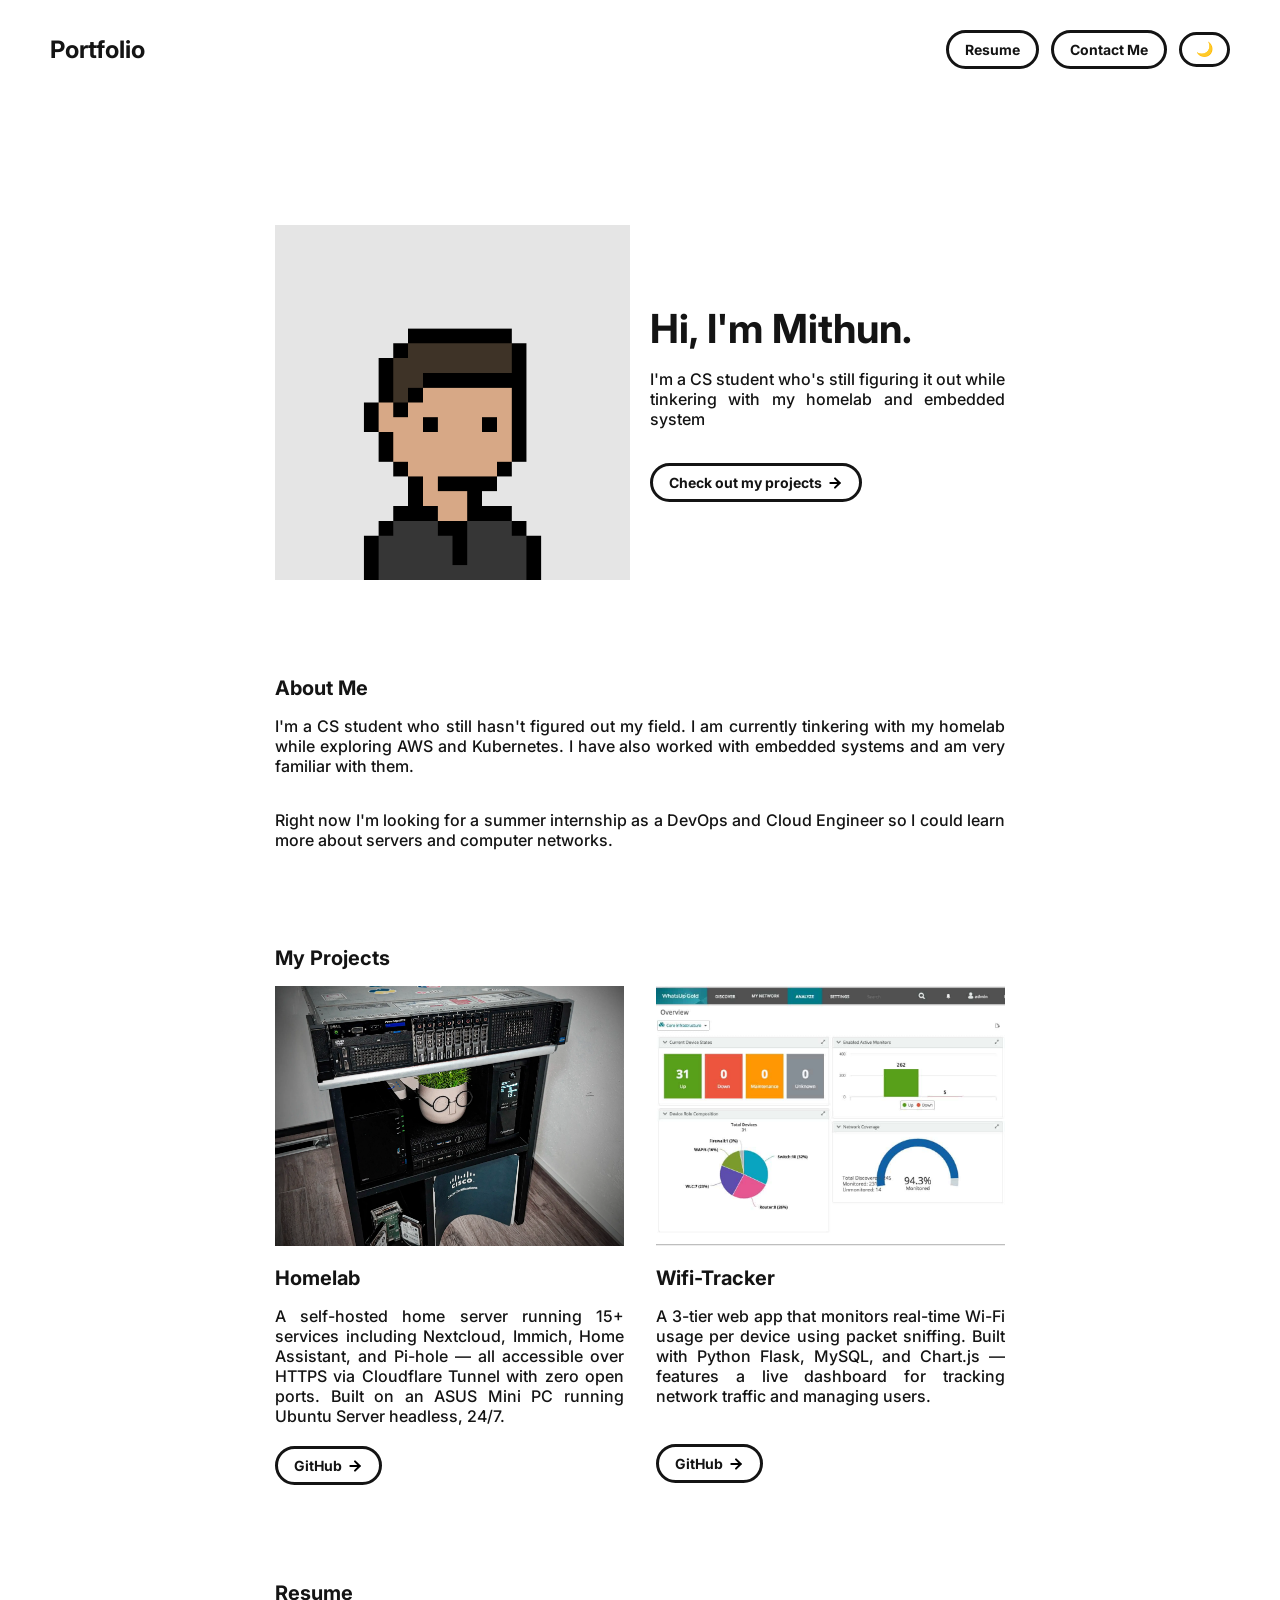
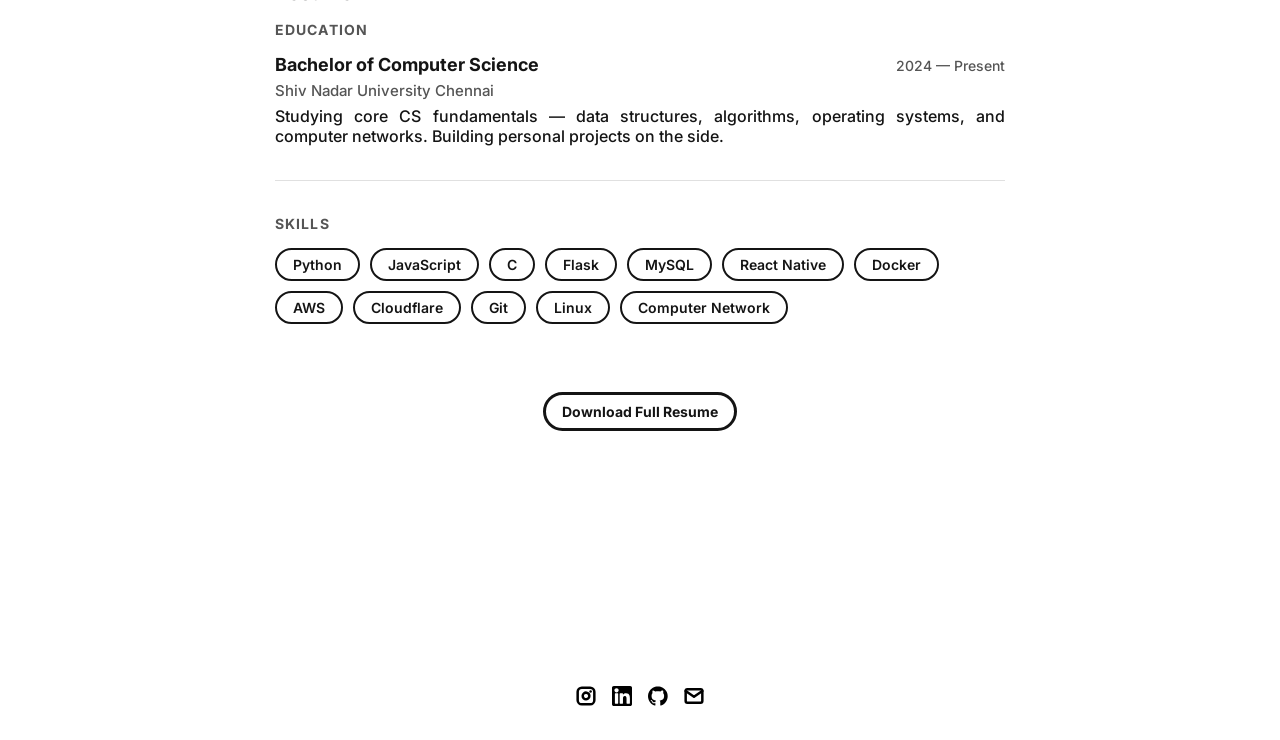
<file: index.html>
<!DOCTYPE html>
<html lang="en">
	<head>
		<meta charset="utf-8">
    <link href="https://fonts.googleapis.com/css2?family=Inter:wght@400;500;700&display=swap" rel="stylesheet">

    <!-- 
      TODO

      Upload your Unemployable (or whatever photo you like) to the assets/images folder
      and change the name of the image below to match the uploaded one

      Change the title in the <title> tag to whatever you would like the title of your portfolio to be

      This should be the same across all pages.
     -->
    <link rel="icon" href="./assets/icons/favicon.ico" />
		<title>Unemployables Portfolio</title>
    <meta name="description" content="A portfolio template for the Unemployables community.">
    <meta name="viewport" content="width=device-width, initial-scale=1" />

		<link rel="stylesheet" href="./css/layout.css">
    <link rel="stylesheet" href="./css/typography.css">
    <link rel="stylesheet" href="./css/utilities.css">

		<script defer src="./js/script.js"></script>
	</head>
	<body>
    <!-- NAVBAR -->
    <div class="navbar">
      <a class="nav-title-link" href="./index.html">
        <!-- TODO - Change the "Portfolio Title" to whatever you want displayed in the top left -->
        <span class="nav-title">Portfolio</span>
      </a>
      <div class="nav-links">
        <a class="button" href="#resume-section">
          <span class="button-text">Resume</span>
        </a>
        <a class="button" href="mailto:imithunprabhu@gmail.com">
          <span class="button-text">Contact Me</span>
        </a>
        <button id="dark-toggle" onclick="toggleDark()" title="Toggle dark mode">🌙</button>
      </div>
    </div>

    <!-- MAIN PAGE CONTENT -->
    <div id="main-content">

      <!-- PORTFOLIO HEADER -->
      <div id="portfolio-header">
        <div id="portfolio-header-image-container">
          <!-- 
            TODO

            - Change the img "src" attribute to point to the Unemployable image you uploaded (or whatever image).
            - Change the number to point to your Unemployable & replace the OpenSea link with your own
            - If you aren't using an Unemployable as your image, remove the entire "a" element
          -->
          <img src="./assets/images/1311.png" class="portfolio-header-image">
            
        </div>

          <!-- 
            TODO

            - Change the main-title to whatver you want
            - Change the body-text after that to a quick introduction to what you do
            - Edit the button text if you feel like it. It will link to the projects section below.
          -->
        <div id="portfolio-header-text-container">
            <div class="header-text">
              <span class="main-title">Hi, I'm Mithun.</span>
              <p></p>
              <div class="body-text">I'm a CS student who's still figuring it out while tinkering with my homelab and embedded system</div>
            </div>
            <a class="button" id="my-work-link">
              <span class="button-text">Check out my projects</span> 
              <image src="./assets/icons/arrow-right.svg" class="right-arrow-icon"/>
            </a>
        </div>
      </div>

      <!-- ABOUT SECTION -->
      <div id="about-section" class="reveal">
        <span class="subheader-text">About Me</span>
        <div class="about-section-content">
          <div class="body-text">I'm a CS student who still hasn't figured out my field. I am currently tinkering with my homelab while exploring AWS and Kubernetes. I have also worked with embedded systems and am very familiar with them.</div>
          <div class="body-text">Right now I'm looking for a summer internship as a DevOps and Cloud Engineer so I could learn more about servers and computer networks.</div>
        </div>
      </div>

      <!-- PROJECTS / MY WORK SECTION -->
      <div id="my-work-section" class="reveal">
        <span class="subheader-text">My Projects</span>

        <div class="projects-container">
          <div class="project-card reveal">
            <img src="./assets/images/homelab.webp" class="project-image">
            <div class="project-card-text-container">
              <div class="subheader-text project-title">Homelab</div>
              <div class="body-text">A self-hosted home server running 15+ services including Nextcloud, Immich, Home Assistant, and Pi-hole —  all accessible over HTTPS via Cloudflare Tunnel with zero open ports. Built on an ASUS Mini PC running Ubuntu Server headless, 24/7.</div>
            </div>
            <a class="button" href="https://github.com/Mithun-08/homeLab" target="_blank">
              <span class="button-text">GitHub</span>
              <image src="./assets/icons/arrow-right.svg" class="right-arrow-icon"/>
            </a>
          </div>
          <div class="project-card reveal">
            <img src="./assets/images/wifitracker.jpg" class="project-image">
            <div class="project-card-text-container">
              <div class="subheader-text project-title">Wifi-Tracker</div>
              <div class="body-text" style="padding-bottom: 18px;">A 3-tier web app that monitors real-time Wi-Fi usage per device using packet sniffing. Built with Python Flask, MySQL, and Chart.js — features a live dashboard for tracking network traffic and managing users.</div>
            </div>
            <a class="button" href="https://github.com/Mithun-08/Wifi-Tracker" target="_blank">
              <span class="button-text">GitHub</span>
              <image src="./assets/icons/arrow-right.svg" class="right-arrow-icon"/>
            </a>
          </div>
        </div>
      </div>

      <!-- RESUME SECTION -->
      <div id="resume-section" class="reveal">
        <span class="subheader-text">Resume</span>

        <div class="resume-section-content">

          <!-- EDUCATION -->
          <div class="resume-category">
            <span class="resume-category-title">Education</span>
            <div class="resume-item">
              <div class="resume-item-header">
                <span class="resume-item-title">Bachelor of Computer Science</span>
                <span class="resume-item-date">2024 — Present</span>
              </div>
              <span class="resume-item-subtitle">Shiv Nadar University Chennai</span>
              <div class="body-text">Studying core CS fundamentals — data structures, algorithms, operating systems, and computer networks. Building personal projects on the side.</div>
            </div>
          </div>

          <!-- EXPERIENCE -->
          <!--
          <<div class="resume-category">
            <span class="resume-category-title">Experience</span>
            <div class="resume-item">
              <div class="resume-item-header">
                <span class="resume-item-title">Homelab Engineer</span>
                <span class="resume-item-date">2023 — Present</span>
              </div>
              <span class="resume-item-subtitle">Personal Projects</span>
              <div class="body-text">Built and maintained a self-hosted home server running applications via Docker and Cloudflare Tunnel with custom domain routing. Exploring AWS and Kubernetes.</div>
            </div>
          </div>
          -->

          <!-- SKILLS -->
          <div class="resume-category">
            <span class="resume-category-title">Skills</span>
            <div class="resume-skills-grid">
              <div class="resume-skill-tag">Python</div>
              <div class="resume-skill-tag">JavaScript</div>
              <div class="resume-skill-tag">C</div>
              <div class="resume-skill-tag">Flask</div>
              <div class="resume-skill-tag">MySQL</div>
              <div class="resume-skill-tag">React Native</div>   
              <div class="resume-skill-tag">Docker</div>
              <div class="resume-skill-tag">AWS</div>
              <div class="resume-skill-tag">Cloudflare</div>
              <div class="resume-skill-tag">Git</div>
              <div class="resume-skill-tag">Linux</div>
              <div class="resume-skill-tag">Computer Network</div>
            </div>
          </div>

          <!-- TODO - Replace # with the path to your resume PDF e.g. "./assets/Mithun_Resume.pdf" -->
          <a class="button" href="https://resume.mithn.in" target="_blank" style="align-self: center;">
            <span class="button-text">Download Full Resume</span>
            <!--<image src="./assets/icons/arrow-right.svg" class="right-arrow-icon"/>-->
          </a>

        </div>
      </div>

    </div>

    <!-- FOOTER -->
    <div id="footer">
      <!-- 
        TODO - Change href to your Instagram account (can also delete entire "a" element if no Instagram) 

        This should be the same across all pages.
      -->
      <a class="icon-link" target="_blank" href="https://www.instagram.com/_mithun._r/">
        <image src="./assets/icons/instagram.svg" class="footer-icon"/>
      </a>
      <!-- 
        TODO - Change href to your Twitter account (can also delete entire "a" element if no Twitter) 
      
        This should be the same across all pages.
      -->
      <a class="icon-link" target="_blank" href="https://www.linkedin.com/in/mithunprabhur/">
        <image src="./assets/icons/linkedin.svg" class="footer-icon"/>
      </a>
      
      <a class="icon-link" target="_blank" href="https://github.com/Mithun-08/">
        <image src="./assets/icons/github.svg" class="footer-icon"/>
      </a>
      <!-- 
        TODO - Change the email after "mailto" to your contact email 
      
        This should be the same across all pages.
      -->
      <a class="icon-link" href="mailto:imithunprabhu@gmail.com">
        <image src="./assets/icons/mail.svg" class="footer-icon"/>
      </a>
    </div>

	</body>
</html>
</file>
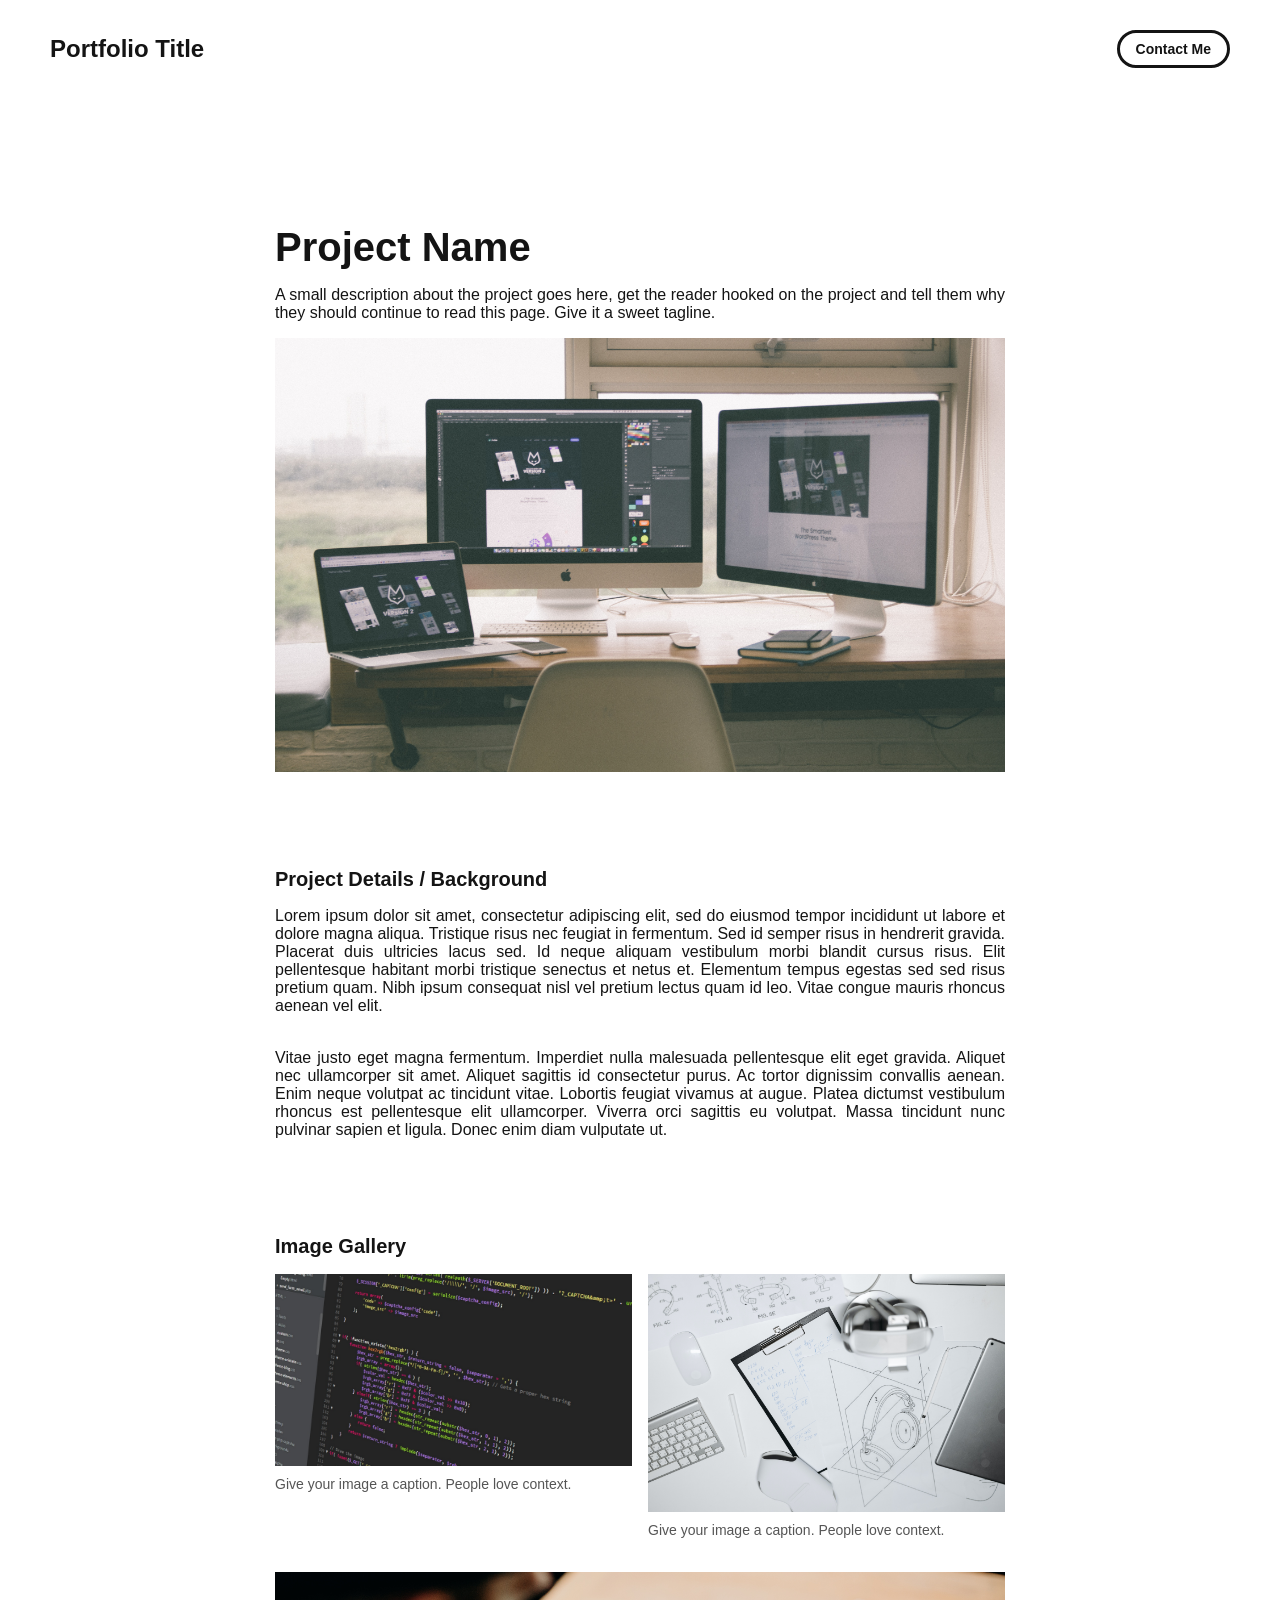
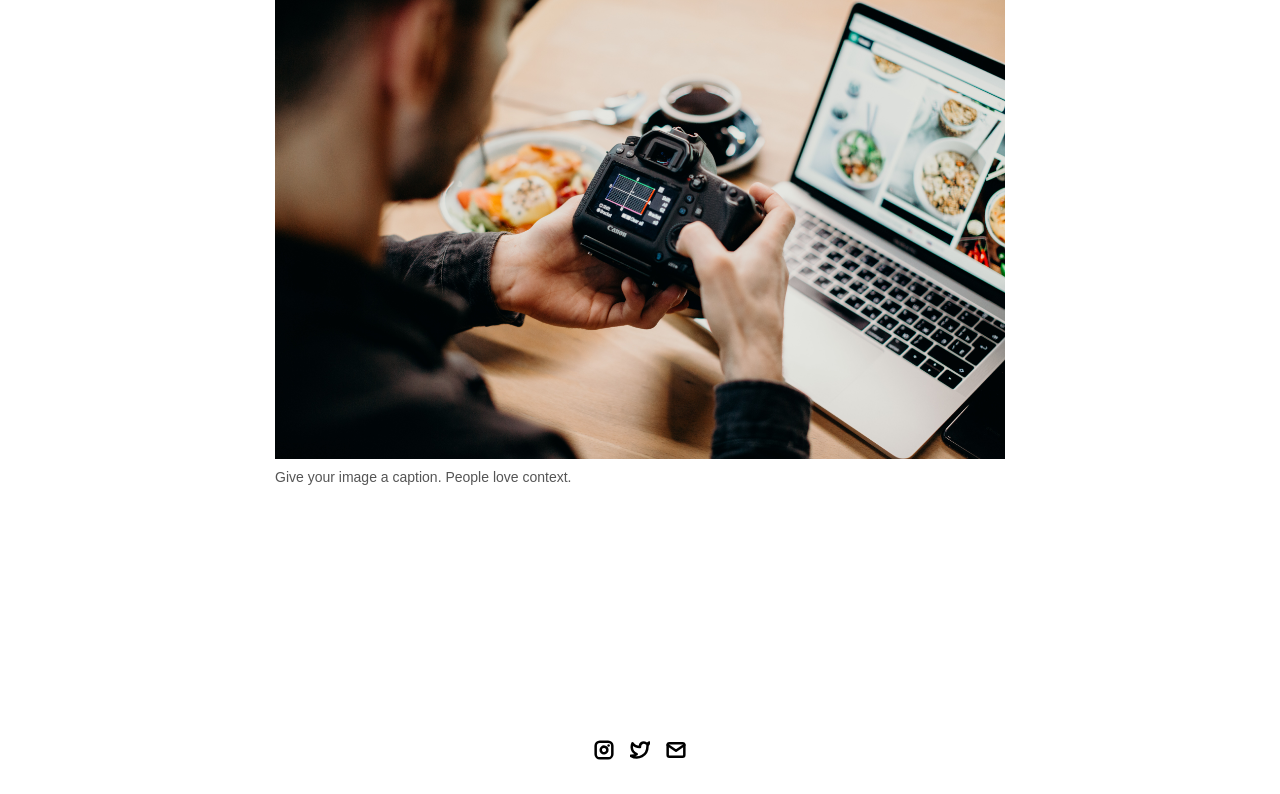
<file: project-pages/project-template.html>
<!-- 
  IMPORTANT! 
  
  Keep this file unchanged to use as a template for all future project pages. 

  For every new project you add to your portfolio, make a copy of this file in the
  'project-pages' folder with a name related to the project.
-->


<!DOCTYPE html>
<html lang="en">
	<head>
		<meta charset="utf-8">
    <!-- 
      TODO

      Upload your Unemployable (or whatever photo you like) to the assets/images folder
      and change the name of the image below to match the uploaded one

      Change the title in the <title> tag to whatever you would like the title of your portfolio to be

      This should be the same across all pages.
     -->
     <link rel="icon" href="../assets/images/1311.png" />
     <title>Unemployables Portfolio</title>
    <meta name="description" content="A portfolio template for the Unemployables community.">
    <meta name="viewport" content="width=device-width, initial-scale=1" />

		<link rel="stylesheet" href="../css/layout.css">
    <link rel="stylesheet" href="../css/typography.css">
    <link rel="stylesheet" href="../css/utilities.css">

		<script defer src="../js/script.js"></script>
	</head>
	<body>
    <!-- NAVBAR -->
    <div class="navbar">
      <a class="nav-title-link" href="../index.html">
        <!-- 
          TODO - Change the "Portfolio Title" to whatever you want displayed in the top left

          (this should be the same across all pages)
         -->
        <span class="nav-title">Portfolio Title</span>
        <!-- 
          TODO - Change the email after 'mailto:' to your email address for contact 
        
          (this should be the same across all pages)
        -->
        <a class="button" href="mailto:whitevans.eth@gmail.com">
          <span class="button-text">Contact Me</span>
        </a>
      </a>
    </div>

    <!-- MAIN PAGE CONTENT -->
    <div id="main-content">

      <!-- PROJECT HEADER -->
      <div id="project-header">
          <!-- 
            TODO

            - Change the 'main-title' text to the name of your project
            - Change the 'body-text' text to a short and sweet description of your project (maybe the same as the one on the project card)
            - Change "desktop.jpeg" to the image filename you uploaded in the assets/images folder.
          -->
        <div class="main-title">Project Name</div>
        <div class="body-text">A small description about the project goes here, get the reader hooked on the project and tell them why they should continue to read this page. Give it a sweet tagline.</div>
        <image class="project-header-image" src="../assets/images/desktop.jpeg">
      </div>

      <!-- PROJECT DETAILS -->
      <!-- 
        TODO

        - Change the 'subheader-text' to whatever header you want for project details
        - Add paragraphs using the <div class="body-text"></div> elements in the "project-details-content"
      -->
      <div id="project-details">
        <div class="subheader-text">Project Details / Background</div>
        <div class="project-details-content">
          <div class="body-text">Lorem ipsum dolor sit amet, consectetur adipiscing elit, sed do eiusmod tempor incididunt ut labore et dolore magna aliqua. Tristique risus nec feugiat in fermentum. Sed id semper risus in hendrerit gravida. Placerat duis ultricies lacus sed. Id neque aliquam vestibulum morbi blandit cursus risus. Elit pellentesque habitant morbi tristique senectus et netus et. Elementum tempus egestas sed sed risus pretium quam. Nibh ipsum consequat nisl vel pretium lectus quam id leo. Vitae congue mauris rhoncus aenean vel elit.</div>
          <div class="body-text">Vitae justo eget magna fermentum. Imperdiet nulla malesuada pellentesque elit eget gravida. Aliquet nec ullamcorper sit amet. Aliquet sagittis id consectetur purus. Ac tortor dignissim convallis aenean. Enim neque volutpat ac tincidunt vitae. Lobortis feugiat vivamus at augue. Platea dictumst vestibulum rhoncus est pellentesque elit ullamcorper. Viverra orci sagittis eu volutpat. Massa tincidunt nunc pulvinar sapien et ligula. Donec enim diam vulputate ut.</div>
        </div>
      </div>

      <!-- IMAGE GALLERY -->
      <div id="project-gallery">
        <!-- TODO - Change the 'subheader-text' to whatever you want the Gallery section header to say -->
        <div class="subheader-text">Image Gallery</div>
        <div class="project-gallery-content">
            <!-- 
              TODO

              This is where the images in the gallery live. Here's a simple gallery image for you to copy:

              Full Width Image:

                <div class="gallery-image-container">
                  <img src="../assets/images/IMAGE_NAME" class="gallery-image">
                  <span class="image-caption">IMAGE_CAPTION</span>
                </div>

              Half Width Image: 

                <div class="gallery-image-container half-width">
                  <img src="../assets/images/IMAGE_NAME" class="gallery-image">
                  <span class="image-caption">IMAGE_CAPTION</span>
                </div>

              - To add an image to the this area, copy one of the above, paste it below this comment, and change the following:
                  - IMAGE_NAME: the name of the image file in assets/images
                  - IMAGE_CAPTION: to the caption of the image
            -->
            <div class="gallery-image-container half-width">
              <img src="../assets/images/code.jpeg" class="gallery-image">
              <span class="image-caption">Give your image a caption. People love context.</span>
            </div>
            <div class="gallery-image-container half-width">
              <img src="../assets/images/sketchbook.jpeg" class="gallery-image">
              <span class="image-caption">Give your image a caption. People love context.</span>
            </div>
            <div class="gallery-image-container">
              <img src="../assets/images/camera.jpeg" class="gallery-image">
              <span class="image-caption">Give your image a caption. People love context.</span>
            </div>
        </div>
      </div>
    </div>

    <!-- FOOTER -->
    <div id="footer">
      <!-- 
        TODO - Change href to your Instagram account (can also delete entire "a" element if no Instagram) 

        This should be the same across all pages.
      -->
      <a class="icon-link" target="_blank" href="https://twitter.com/whitevans_eth">
        <image src="../assets/icons/instagram.svg" class="footer-icon"/>
      </a>
      <!-- 
        TODO - Change href to your Twitter account (can also delete entire "a" element if no Twitter) 
      
        This should be the same across all pages.
      -->
      <a class="icon-link" target="_blank" href="https://twitter.com/whitevans_eth">
        <image src="../assets/icons/twitter.svg" class="footer-icon"/>
      </a>
      <!-- 
        TODO - Change the email after "mailto" to your contact email 
      
        This should be the same across all pages.
      -->
      <a class="icon-link" href="mailto:whitevans.eth@gmail.com">
        <image src="../assets/icons/mail.svg" class="footer-icon"/>
      </a>
    </div>

	</body>
</html>
</file>
<file: css/layout.css>
* {
  box-sizing: border-box;
  transition: background-color 0.3s ease, color 0.3s ease, border-color 0.3s ease;
}

/* ── LIGHT MODE (default) ── */
:root {
  --bg: #ffffff;
  --bg-navbar: #ffffffee;
  --ink: #141414;
  --muted: #555555;
  --border: #141414;
  --border-subtle: #e0e0e0;
}

/* ── DARK MODE ── */
body.dark {
  --bg: #0f0f0f;
  --bg-navbar: #0f0f0fee;
  --ink: #f0f0f0;
  --muted: #aaaaaa;
  --border: #f0f0f0;
  --border-subtle: #2a2a2a;
}

body {
  background-color: var(--bg);
  color: var(--ink);
}

/* ── SCROLL REVEAL ── */
.reveal {
  opacity: 0;
  transform: translateY(24px);
  transition: opacity 0.6s ease, transform 0.6s ease;
}

.reveal.visible {
  opacity: 1;
  transform: translateY(0);
}

html {
  text-size-adjust: none;
  -webkit-text-size-adjust: none;
  -moz-text-size-adjust: none;
  -ms-text-size-adjust: none;
}

body {
  margin: 0;
  -webkit-font-smoothing: antialiased;
  -moz-osx-font-smoothing: grayscale;
}




/* Main Page Layout */

#main-content {
  margin: 225px 425px;
  display: flex;
  flex-direction: column;
  gap: 96px;
}




/* Portfolio Header */

#portfolio-header {
  display: flex;
  gap: 20px;
  align-items: center;
}

#portfolio-header-image-container {
  display: flex;
  flex-direction: column;
  gap: 10px;
  flex-basis: 50%;
}

.portfolio-header-image {
  width: 100%;
  height: auto;
}

#portfolio-header-text-container {
  display: flex;
  flex-direction: column;
  gap: 34px;
  flex-basis: 50%;
}




/* About Section */

#about-section {
  display: flex;
  flex-direction: column;
  gap: 16px;
}

.about-section-content {
  display: flex;
  flex-direction: column;
  gap: 34px;
}




/* Project Section */

#my-work-section {
  display: flex;
  flex-direction: column;
  gap: 16px;
}

.projects-container {
  display: flex;
  gap: 34px 32px;
  flex-wrap: wrap;
}

    /* Project Cards */

    .project-card {
      width: calc(50% - 16px);
      display: flex;
      flex-direction: column;
      gap: 20px;
    }

    .project-card-text-container {
      flex-direction: column;
      display: flex;
      gap: 16px
    }

    .project-image {
      width: 100%;
      height: 260px;
      object-fit: cover;
      object-position: center;
    }




/* Project Pages */

#project-header {
  display: flex;
  flex-direction: column;
  gap: 16px;
}

.project-header-image {
  width: 100%;
  height: auto;
}

#project-details {
  display: flex;
  flex-direction: column;
  gap: 16px;
}

.project-details-content {
  display: flex;
  flex-direction: column;
  gap: 34px;
}

    /* Project Gallery */

    #project-gallery {
      display: flex;
      flex-direction: column;
      gap: 16px;
    }

    .project-gallery-content {
      display: flex;
      flex-wrap: wrap;
      gap: 34px 16px;
    }

    .gallery-image-container {
      width: 100%;
      display: flex;
      flex-direction: column;
      gap: 10px;
    }

    .gallery-image-container.half-width {
      width: calc((100% - 16px) / 2);
    }

    .gallery-image {
      width: 100%;
      height: auto;
    }


/* Resume Section */

#resume-section {
  display: flex;
  flex-direction: column;
  gap: 16px;
}

.resume-section-content {
  display: flex;
  flex-direction: column;
  gap: 34px;
}

.resume-category {
  display: flex;
  flex-direction: column;
  gap: 16px;
  padding-bottom: 34px;
  border-bottom: 1px solid #e0e0e0;
}

.resume-category:last-of-type {
  border-bottom: none;
}

.resume-category-title {
  font-size: 14px;
  font-weight: 700;
  text-transform: uppercase;
  letter-spacing: 0.08em;
  color: #888;
}

.resume-item {
  display: flex;
  flex-direction: column;
  gap: 6px;
}

.resume-item-header {
  display: flex;
  justify-content: space-between;
  align-items: baseline;
  gap: 16px;
}

.resume-item-title {
  font-size: 18px;
  font-weight: 700;
}

.resume-item-date {
  font-size: 14px;
  font-weight: 500;
  color: #888;
  white-space: nowrap;
}

.resume-item-subtitle {
  font-size: 15px;
  font-weight: 500;
  color: #555;
}

.resume-skills-grid {
  display: flex;
  flex-wrap: wrap;
  gap: 10px;
}

.resume-skill-tag {
  padding: 6px 16px;
  border: 2px solid #141414;
  border-radius: 50px;
  font-size: 14px;
  font-weight: 600;
}


/* Navbar links */

.nav-links {
  display: flex;
  gap: 12px;
  align-items: center;
}


/* Extra Extra large devices (large laptops and desktops, 1200px and below) */
@media only screen and (max-width: 1600px) {
  #main-content {
    margin: 225px 275px;
  }
}

/* Extra large devices (large laptops and desktops, 1200px and below) */
@media only screen and (max-width: 1200px) {
  #main-content {
    margin: 225px 175px;
  }
}

/* Large devices (laptops/desktops, 1000px and below) */
@media only screen and (max-width: 1000px) {
  #main-content {
    margin: 225px 75px;
  }
}

/* Small devices (portrait tablets and large phones, 800px and below) */
@media only screen and (max-width: 800px) {
  #main-content {
    margin: 150px 50px;
  }

  #portfolio-header {
    flex-direction: column;
  }

  .project-card {
    width: 100%;
  }
}

/* Small devices (portrait tablets and large phones, 600px and below) */
@media only screen and (max-width: 600px) {
  #main-content {
    margin: 125px 20px;
  }

  .project-card {
    max-width: 100%;
  }
}
</file>
<file: css/typography.css>
body {
  /*font-family: "Helvetica Neue", Helvetica, Arial, sans-serif;*/
  font-family: "Inter", sans-serif;
  color: var(--ink);
}

.nav-title {
  font-weight: 700;
  font-size: 24px;
}

.button-text {
  font-size: 14px;
  font-weight: 700;
}

.image-caption {
  font-size: 14px;
  font-weight: 500;
  color: var(--muted);
}

.main-title {
  font-size: 40px;
  font-weight: 700;
}

.subheader-text {
  font-size: 20px;
  font-weight: 700;
}

.body-text {
  font-size: 16px;
  font-weight: 500;
  text-align: justify;
  color: var(--ink);
}

.project-card-text {
  /* text clamp removed — full description shows */
}

.project-title {
  overflow: hidden;
  text-overflow: ellipsis;
  display: -webkit-box;
  -webkit-line-clamp: 1;
  -webkit-box-orient: vertical;
}

.resume-category-title {
  color: var(--muted) !important;
}

.resume-item-date {
  color: var(--muted) !important;
}

.resume-item-subtitle {
  color: var(--muted) !important;
}
</file>
<file: css/utilities.css>
/* Icons */

.right-arrow-icon {
  width: 16px;
  height: 16px;
  margin-top: 1px;
}

.footer-icon {
  width: 20px;
  height: 20px;
  stroke: var(--ink);
  fill: none;
}

a.icon-link {
  transition: transform 200ms ease-in-out;
}

a.icon-link:hover {
  cursor: pointer;
  transform: rotate(15deg);
}


/* Navbar Styling */

.navbar {
  width: 100%;
  padding: 30px 50px;
  display: flex;
  justify-content: space-between;
  align-items: center;
  position: fixed;
  top: 0;
  left: 0;
  background-color: var(--bg-navbar);
  backdrop-filter: blur(8px);
  -webkit-backdrop-filter: blur(8px);
  z-index: 100;
}

.nav-title-link {
  color: var(--ink);
  text-decoration: none;
}

.nav-title-link:hover {
  text-decoration: underline;
}

/* Small devices (portrait tablets and large phones, 800px and below) */
@media only screen and (max-width: 800px) {
  .navbar {
    padding: 20px 20px;
  }
}


/* Button Styling */

a.button {
  padding: 8px 16px;
  border: 3px solid var(--border);
  border-radius: 50px;
  color: var(--ink);
  text-decoration: none;
  width: fit-content;
  display: flex;
  gap: 5px;
  align-items: center;
  transition: background-color 0.2s ease, color 0.2s ease, border-color 0.2s ease;
}

a.button:hover {
  background-color: var(--ink);
  color: var(--bg);
  text-decoration: none;
  cursor: pointer;
}

a.button:hover .right-arrow-icon {
  stroke: var(--bg);
  filter: invert(0);
}


/* Dark mode toggle button */

#dark-toggle {
  background: none;
  border: 3px solid var(--border);
  border-radius: 50px;
  padding: 6px 14px;
  cursor: pointer;
  font-family: "JetBrains Mono", monospace;
  font-size: 14px;
  font-weight: 700;
  color: var(--ink);
  display: flex;
  align-items: center;
  gap: 6px;
  transition: background-color 0.2s ease, color 0.2s ease, border-color 0.2s ease;
}

#dark-toggle:hover {
  background-color: var(--ink);
  color: var(--bg);
}


/* Footer Styling */

#footer {
  width: 100%;
  display: flex;
  padding: 30px 50px;
  justify-content: center;
  align-items: center;
  gap: 16px;
}

/* Link Styling */
a.no-underline {
  text-decoration: none;
  color: var(--ink);
}

a.no-underline:hover {
  text-decoration: underline;
  cursor: pointer;
}

/* Small devices (portrait tablets and large phones, 800px and below) */
@media only screen and (max-width: 800px) {
  #footer {
    padding: 20px 20px;
  }
}


/* Project card hover */
.project-card {
  transition: transform 0.25s ease, box-shadow 0.25s ease;
}

.project-card:hover {
  transform: translateY(-6px);
  box-shadow: 0 12px 32px rgba(0,0,0,0.1);
}

body.dark .project-card:hover {
  box-shadow: 0 12px 32px rgba(255,255,255,0.06);
}

/* Resume skill tag uses variables */
.resume-skill-tag {
  border-color: var(--border) !important;
  color: var(--ink);
}

/* Resume borders */
.resume-category {
  border-bottom-color: var(--border-subtle) !important;
}
</file>
